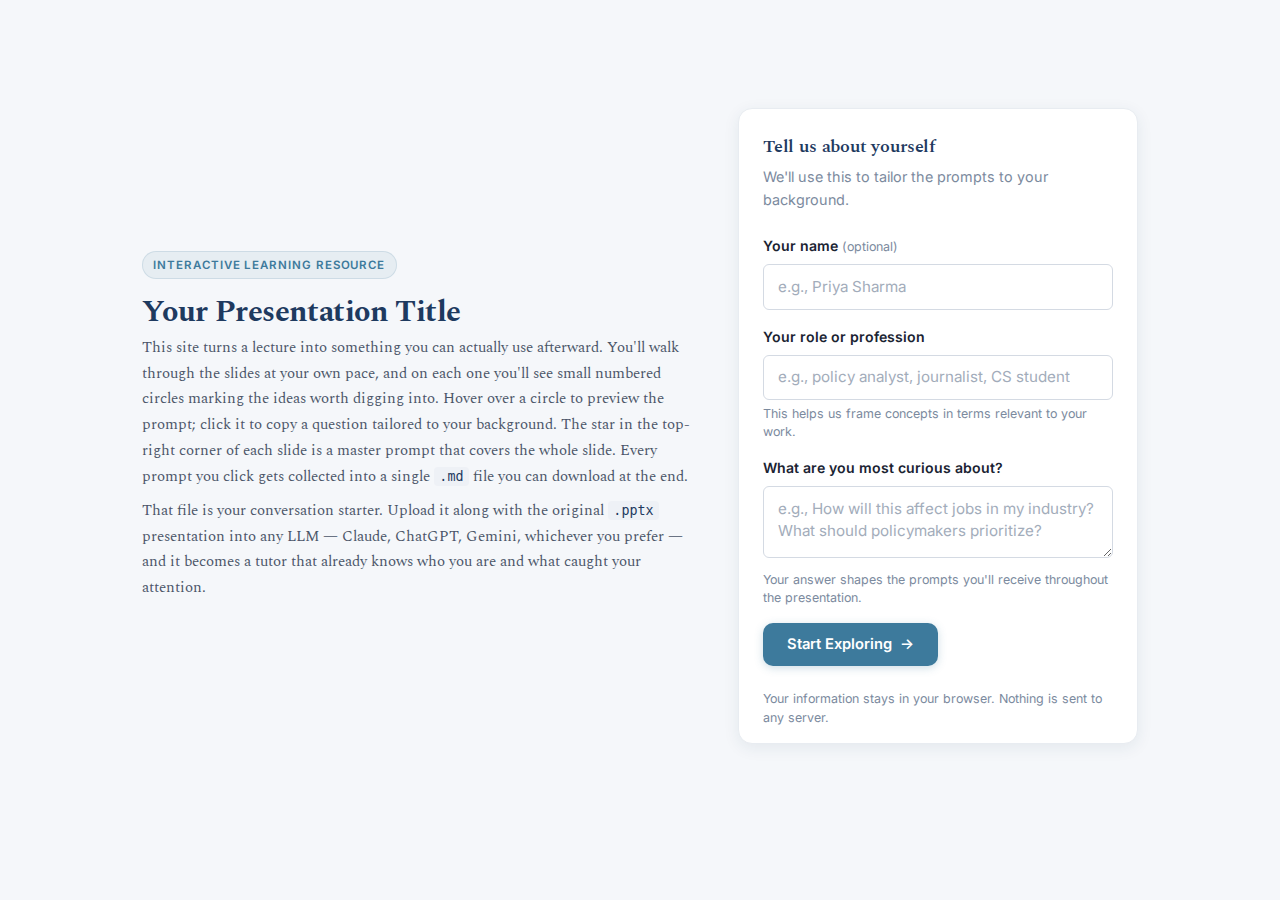
<file: site/index.html>
<!DOCTYPE html>
<html lang="en">
<head>
  <meta charset="UTF-8">
  <meta name="viewport" content="width=device-width, initial-scale=1.0">
  <title>Interactive Learning Resource</title>
  <link rel="stylesheet" href="css/style.css">
</head>
<body>

  <div class="intro-layout">

  <div class="intro-section">
    <span class="intro-badge">Interactive Learning Resource</span>
    <h1 id="intro-title">Presentation Companion</h1>
    <div id="intro-paragraphs">
      <p>
        This site turns a lecture into something you can actually use afterward. Walk through the
        slides at your own pace and collect personalized prompts to use with any LLM.
      </p>
    </div>
  </div>

  <div class="intake-container">
    <h2>Tell us about yourself</h2>
    <p class="subtitle">We'll use this to tailor the prompts to your background.</p>

    <form id="intake-form">
      <div class="form-group">
        <label for="name">Your name <span class="optional">(optional)</span></label>
        <input type="text" id="name" name="name" placeholder="e.g., Priya Sharma">
      </div>

      <div class="form-group">
        <label for="profession">Your role or profession</label>
        <input type="text" id="profession" name="profession" placeholder="e.g., policy analyst, journalist, CS student" required>
        <p class="hint">This helps us frame concepts in terms relevant to your work.</p>
      </div>

      <div class="form-group">
        <label for="curiosity">What are you most curious about?</label>
        <textarea id="curiosity" name="curiosity" placeholder="e.g., How will this affect jobs in my industry? What should policymakers prioritize?" required></textarea>
        <p class="hint">Your answer shapes the prompts you'll receive throughout the presentation.</p>
      </div>

      <button type="submit" class="btn btn-primary" id="start-btn">
        Start Exploring
        <span>&rarr;</span>
      </button>
    </form>

    <p class="intake-privacy">
      Your information stays in your browser. Nothing is sent to any server.
    </p>
  </div>

  </div><!-- .intro-layout -->

  <script src="js/shared.js"></script>
  <script>
    CompanionConfig.load().then(function (config) {
      // Populate title
      var titleEl = document.getElementById('intro-title');
      if (titleEl && config.title) titleEl.textContent = config.title;

      // Update page title
      document.title = config.title + ' \u2014 Interactive Learning Resource';

      // Populate intro paragraphs
      if (config.intro && config.intro.paragraphs) {
        var container = document.getElementById('intro-paragraphs');
        container.innerHTML = '';
        config.intro.paragraphs.forEach(function (html) {
          var p = document.createElement('p');
          p.innerHTML = html;
          container.appendChild(p);
        });

        // Add reading list link if configured
        if (config.links && config.links.readingList) {
          var p = document.createElement('p');
          p.innerHTML = 'There\'s also a <a href="' + config.links.readingList + '" target="_blank">companion reading list</a> with curated references and ready-to-use deep research prompts for every topic in the presentation.';
          container.appendChild(p);
        }
      }

      // Pre-fill from localStorage if returning
      var saved = localStorage.getItem(CompanionConfig.storageKey('intake'));
      if (saved) {
        var data = JSON.parse(saved);
        if (data.name) document.getElementById('name').value = data.name;
        if (data.profession) document.getElementById('profession').value = data.profession;
        if (data.curiosity) document.getElementById('curiosity').value = data.curiosity;
      }

      document.getElementById('intake-form').addEventListener('submit', function (e) {
        e.preventDefault();
        var formData = {
          name: document.getElementById('name').value.trim(),
          profession: document.getElementById('profession').value.trim(),
          curiosity: document.getElementById('curiosity').value.trim()
        };
        localStorage.setItem(CompanionConfig.storageKey('intake'), JSON.stringify(formData));
        window.location.href = 'slides.html';
      });
    });
  </script>
</body>
</html>
</file>
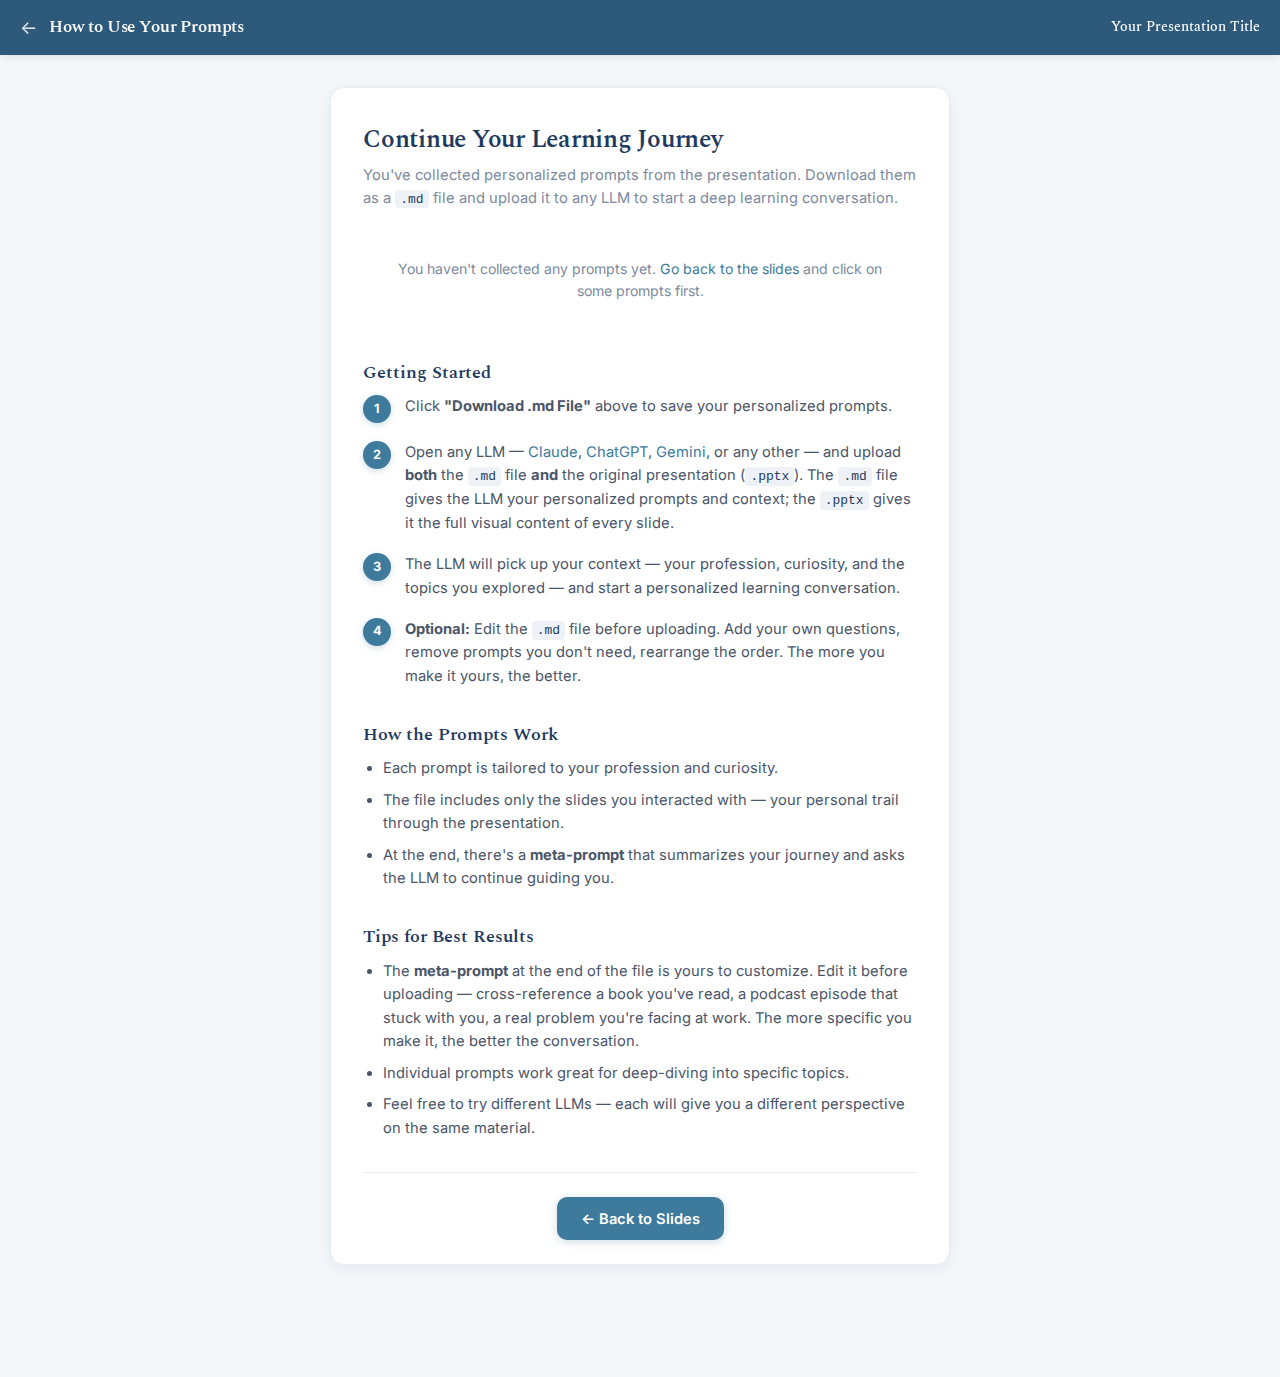
<file: site/help.html>
<!DOCTYPE html>
<html lang="en">
<head>
  <meta charset="UTF-8">
  <meta name="viewport" content="width=device-width, initial-scale=1.0">
  <title>How to Use Your Prompts</title>
  <link rel="stylesheet" href="css/style.css">
</head>
<body>
  <header class="header">
    <a href="slides.html" class="header-left" style="color: #fff; text-decoration: none;">
      <span style="font-size: 1.15rem; opacity: 0.85;">&larr;</span>
      <span class="header-title">How to Use Your Prompts</span>
    </a>
    <a href="index.html" class="header-title-link" id="help-header-title" style="font-family: var(--font-serif); font-size: 0.85rem; font-weight: 500;">Companion</a>
  </header>

  <div class="page-content">
    <div class="help-container">
      <h1>Continue Your Learning Journey</h1>
      <p class="help-subtitle">
        You've collected personalized prompts from the presentation. Download them as a <code>.md</code> file and upload it to any LLM to start a deep learning conversation.
      </p>

      <!-- Download + Preview buttons -->
      <div class="help-actions" id="help-actions">
        <button class="btn btn-primary" id="help-download-btn">Download .md File</button>
        <button class="btn btn-outline" id="help-preview-btn">Preview</button>
      </div>
      <p class="help-empty-note" id="help-empty-note" style="display:none;">
        You haven't collected any prompts yet. <a href="slides.html">Go back to the slides</a> and click on some prompts first.
      </p>

      <h2>Getting Started</h2>
      <ol class="help-steps">
        <li>
          <span class="step-number">1</span>
          <span>Click <strong>"Download .md File"</strong> above to save your personalized prompts.</span>
        </li>
        <li>
          <span class="step-number">2</span>
          <span>Open any LLM &mdash; <a href="https://claude.ai" target="_blank">Claude</a>, <a href="https://chatgpt.com" target="_blank">ChatGPT</a>, <a href="https://gemini.google.com" target="_blank">Gemini</a>, or any other &mdash; and upload <strong>both</strong> the <code>.md</code> file <strong>and</strong> the original presentation (<code>.pptx</code>). The <code>.md</code> file gives the LLM your personalized prompts and context; the <code>.pptx</code> gives it the full visual content of every slide.</span>
        </li>
        <li>
          <span class="step-number">3</span>
          <span>The LLM will pick up your context &mdash; your profession, curiosity, and the topics you explored &mdash; and start a personalized learning conversation.</span>
        </li>
        <li>
          <span class="step-number">4</span>
          <span><strong>Optional:</strong> Edit the <code>.md</code> file before uploading. Add your own questions, remove prompts you don't need, rearrange the order. The more you make it yours, the better.</span>
        </li>
      </ol>

      <h2>How the Prompts Work</h2>
      <ul>
        <li>Each prompt is tailored to your profession and curiosity.</li>
        <li>The file includes only the slides you interacted with &mdash; your personal trail through the presentation.</li>
        <li>At the end, there's a <strong>meta-prompt</strong> that summarizes your journey and asks the LLM to continue guiding you.</li>
      </ul>

      <h2>Tips for Best Results</h2>
      <ul>
        <li>The <strong>meta-prompt</strong> at the end of the file is yours to customize. Edit it before uploading &mdash; cross-reference a book you've read, a podcast episode that stuck with you, a real problem you're facing at work. The more specific you make it, the better the conversation.</li>
        <li>Individual prompts work great for deep-diving into specific topics.</li>
        <li>Feel free to try different LLMs &mdash; each will give you a different perspective on the same material.</li>
      </ul>

      <!-- Contact card — populated from config if present -->
      <div class="contact-card" id="contact-card" style="display:none;">
        <h2>Get in Touch</h2>
        <p id="contact-bio"></p>
        <p>Questions, feedback, or ideas? I'd love to hear from you: <a id="contact-email" href=""></a></p>
      </div>

      <!-- FAQ section — populated from config if present -->
      <div id="faq-section" style="display:none;">
        <h2>Frequently Asked Questions</h2>
        <div id="faq-list"></div>
      </div>

      <div class="help-back">
        <button class="btn btn-primary" onclick="window.location.href='slides.html'">
          &larr; Back to Slides
        </button>
      </div>
    </div>
  </div>

  <!-- Preview Modal -->
  <div class="preview-overlay" id="preview-overlay">
    <div class="preview-modal">
      <div class="preview-header">
        <h3>Prompt File Preview</h3>
        <button class="preview-close" id="preview-close">&times;</button>
      </div>
      <div class="preview-body" id="preview-body"></div>
    </div>
  </div>

  <script src="js/shared.js"></script>
  <script>
  (function () {
    'use strict';

    CompanionConfig.load().then(function (config) {
      // Populate header title
      var headerTitle = document.getElementById('help-header-title');
      if (headerTitle) headerTitle.textContent = config.title;

      // Read stored data
      var intakeRaw = localStorage.getItem(CompanionConfig.storageKey('intake'));
      var intake = intakeRaw ? JSON.parse(intakeRaw) : null;
      var collectedRaw = sessionStorage.getItem(CompanionConfig.storageKey('collected'));
      var collectedPrompts = collectedRaw ? JSON.parse(collectedRaw) : [];
      var customNotesRaw = sessionStorage.getItem(CompanionConfig.storageKey('custom-notes'));
      var customNotes = customNotesRaw ? JSON.parse(customNotesRaw) : {};
      var hasNotes = Object.keys(customNotes).length > 0;

      var downloadBtn = document.getElementById('help-download-btn');
      var previewBtn = document.getElementById('help-preview-btn');
      var actionsEl = document.getElementById('help-actions');
      var emptyNote = document.getElementById('help-empty-note');
      var overlay = document.getElementById('preview-overlay');
      var closeBtn = document.getElementById('preview-close');
      var previewBody = document.getElementById('preview-body');

      // Show empty state if no prompts and no notes
      if (collectedPrompts.length === 0 && !hasNotes) {
        actionsEl.style.display = 'none';
        emptyNote.style.display = 'block';
      }

      // Download
      downloadBtn.addEventListener('click', function () {
        CompanionConfig.triggerDownload(config, intake, collectedPrompts, customNotes);
      });

      // Preview
      previewBtn.addEventListener('click', function () {
        previewBody.textContent = CompanionConfig.generateMd(config, intake, collectedPrompts, customNotes);
        overlay.classList.add('open');
      });

      closeBtn.addEventListener('click', function () {
        overlay.classList.remove('open');
      });

      overlay.addEventListener('click', function (e) {
        if (e.target === overlay) overlay.classList.remove('open');
      });

      document.addEventListener('keydown', function (e) {
        if (e.key === 'Escape') overlay.classList.remove('open');
      });

      // ── Populate contact card from config ──
      if (config.contact && config.contact.email) {
        var contactCard = document.getElementById('contact-card');
        var contactBio = document.getElementById('contact-bio');
        var contactEmail = document.getElementById('contact-email');
        contactCard.style.display = '';
        contactBio.textContent = config.contact.bio || '';
        contactEmail.href = 'mailto:' + config.contact.email;
        contactEmail.textContent = config.contact.email;
      }

      // ── Populate FAQ from config ──
      if (config.faq && config.faq.length > 0) {
        var faqSection = document.getElementById('faq-section');
        var faqList = document.getElementById('faq-list');
        faqSection.style.display = '';
        config.faq.forEach(function (item) {
          var faqItem = document.createElement('div');
          faqItem.className = 'faq-item';
          var h3 = document.createElement('h3');
          h3.textContent = item.question;
          var p = document.createElement('p');
          p.innerHTML = item.answer;
          faqItem.appendChild(h3);
          faqItem.appendChild(p);
          faqList.appendChild(faqItem);
        });
      }
    });
  })();
  </script>
</body>
</html>
</file>
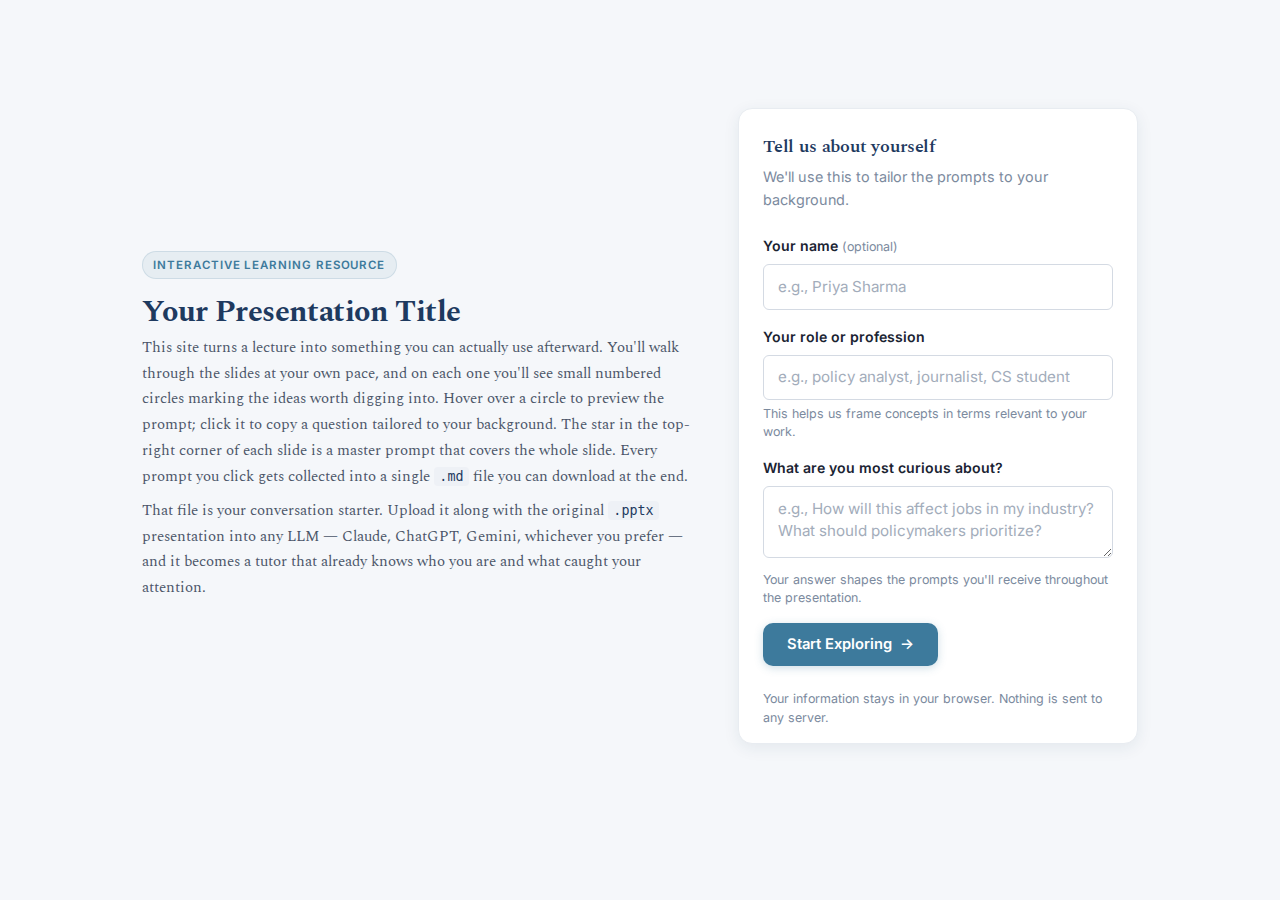
<file: site/slides.html>
<!DOCTYPE html>
<html lang="en">
<head>
  <meta charset="UTF-8">
  <meta name="viewport" content="width=device-width, initial-scale=1.0">
  <title>Slides</title>
  <link rel="stylesheet" href="css/style.css">
</head>
<body>
  <!-- Navigation Overlay -->
  <div class="nav-overlay" id="nav-overlay"></div>

  <!-- Navigation Drawer -->
  <nav class="nav-drawer" id="nav-drawer">
    <div class="nav-header"><a href="index.html" style="color: inherit; text-decoration: none;">Companion</a></div>
    <ul class="nav-list" id="nav-list">
      <!-- Populated by JS -->
    </ul>
  </nav>

  <!-- Header -->
  <header class="header">
    <div class="header-left">
      <button class="hamburger" id="hamburger-btn" aria-label="Open navigation">&#9776;</button>
      <a href="index.html" class="header-title-link"><span class="header-title">Companion</span></a>
    </div>
    <span class="header-progress" id="header-progress">Slide 1/20</span>
  </header>

  <!-- Main Content -->
  <div class="main page-content">
    <!-- Slide Image with Hotspots -->
    <div class="slide-container" id="slide-container">
      <div class="slide-image-wrapper" id="slide-image-wrapper">
        <img id="slide-image" src="" alt="Slide" draggable="false">
        <!-- Hotspot circles are injected here by JS -->
      </div>

      <!-- Slide Navigation -->
      <div class="slide-nav">
        <button class="btn btn-outline" id="prev-btn">&larr; Prev</button>
        <button class="btn btn-outline" id="next-btn">Next &rarr;</button>
      </div>

      <!-- Mobile Prompt List -->
      <div class="mobile-prompts" id="mobile-prompts">
        <h3>Tap a prompt to copy</h3>
        <!-- Populated by JS -->
      </div>
    </div>

    <!-- Custom Prompt Panel (desktop: side column, mobile: below prompts) -->
    <div class="custom-prompt-panel" id="custom-prompt-panel">
      <h3 class="custom-prompt-heading">Your Notes</h3>
      <textarea
        class="custom-prompt-textarea"
        id="custom-notes-textarea"
        placeholder="Have additional thoughts about this slide? Type them here — they'll be included in your .md file."
      ></textarea>
    </div>
  </div>

  <!-- Footer Bar -->
  <div class="footer-bar">
    <span class="prompt-count">
      Prompts collected: <strong id="prompt-count">0</strong>
    </span>
    <button class="btn btn-primary" id="download-btn" style="font-size:0.85rem; padding:0.45rem 1rem;">
      Download Prompts
    </button>
  </div>

  <!-- Toast -->
  <div class="toast" id="toast"></div>

  <script src="js/shared.js"></script>
  <script src="js/app.js"></script>
</body>
</html>
</file>
<file: site/css/style.css>
/* Presentation Companion — Interactive Learning Resource */
/* Editorial aesthetic: Spectral + Inter, blue-gray-teal palette */

@import url('https://fonts.googleapis.com/css2?family=Inter:wght@400;500;600;700&family=Spectral:ital,wght@0,400;0,500;0,600;0,700;1,400&display=swap');

/* ── Design Tokens ── */
:root {
  /* Palette */
  --navy: #1e3a5f;
  --teal: #3d7a9c;
  --teal-light: #5299b8;
  --teal-subtle: rgba(61, 122, 156, 0.08);
  --teal-glow: rgba(61, 122, 156, 0.15);

  --bg: #f5f7fa;
  --bg-warm: #eef1f6;
  --card: #ffffff;
  --text: #1a2332;
  --text-secondary: #4a5568;
  --text-muted: #7b8a9e;
  --border: #d4dae3;
  --border-light: #e8ecf1;
  --shadow-sm: 0 1px 3px rgba(30, 58, 95, 0.06);
  --shadow-md: 0 4px 16px rgba(30, 58, 95, 0.08);
  --shadow-lg: 0 8px 30px rgba(30, 58, 95, 0.10);

  /* Typography */
  --font-serif: 'Spectral', Georgia, 'Times New Roman', serif;
  --font-sans: 'Inter', -apple-system, BlinkMacSystemFont, 'Segoe UI', system-ui, sans-serif;

  /* Spacing scale */
  --space-xs: 0.25rem;
  --space-sm: 0.5rem;
  --space-md: 1rem;
  --space-lg: 1.5rem;
  --space-xl: 2rem;
  --space-2xl: 3rem;
  --space-3xl: 4rem;

  /* Radii */
  --radius-sm: 6px;
  --radius-md: 10px;
  --radius-lg: 14px;
}

/* ── Reset & Base ── */
*, *::before, *::after {
  margin: 0;
  padding: 0;
  box-sizing: border-box;
}

html {
  font-size: 16px;
  -webkit-font-smoothing: antialiased;
  -moz-osx-font-smoothing: grayscale;
}

body {
  font-family: var(--font-sans);
  background: var(--bg);
  color: var(--text);
  line-height: 1.6;
  min-height: 100vh;
}

a {
  color: var(--teal);
  text-decoration: none;
  transition: color 0.15s ease;
}

a:hover {
  color: var(--teal-light);
}

code {
  font-size: 0.88em;
  background: var(--bg-warm);
  padding: 0.15em 0.4em;
  border-radius: 4px;
  font-family: 'SF Mono', 'Fira Code', 'Consolas', monospace;
  color: var(--navy);
}

/* ── Header ── */
.header {
  background: #2d5a7a;
  color: #fff;
  padding: 0.8rem 1.25rem;
  display: flex;
  align-items: center;
  justify-content: space-between;
  position: sticky;
  top: 0;
  z-index: 100;
  box-shadow: 0 2px 8px rgba(30, 58, 95, 0.12);
}

.header-left {
  display: flex;
  align-items: center;
  gap: 0.75rem;
}

.hamburger {
  background: none;
  border: none;
  color: rgba(255, 255, 255, 0.85);
  font-size: 1.35rem;
  cursor: pointer;
  padding: 0.3rem;
  line-height: 1;
  border-radius: var(--radius-sm);
  transition: color 0.15s, background 0.15s;
}

.hamburger:hover {
  color: #fff;
  background: rgba(255, 255, 255, 0.1);
}

.header-title {
  font-family: var(--font-serif);
  font-size: 1.05rem;
  font-weight: 600;
  letter-spacing: -0.01em;
}

.header-title-link {
  color: inherit;
  text-decoration: none;
}

.header-title-link:hover {
  color: inherit;
  opacity: 0.85;
}

.header-progress {
  font-size: 0.82rem;
  opacity: 0.7;
  font-weight: 500;
}

/* ── Navigation Drawer ── */
.nav-overlay {
  position: fixed;
  inset: 0;
  background: rgba(26, 35, 50, 0.4);
  backdrop-filter: blur(2px);
  z-index: 200;
  opacity: 0;
  pointer-events: none;
  transition: opacity 0.25s ease;
}

.nav-overlay.open {
  opacity: 1;
  pointer-events: auto;
}

.nav-drawer {
  position: fixed;
  top: 0;
  left: -320px;
  width: 300px;
  height: 100%;
  background: var(--card);
  z-index: 201;
  transition: left 0.3s cubic-bezier(0.4, 0, 0.2, 1);
  overflow-y: auto;
  box-shadow: 4px 0 24px rgba(30, 58, 95, 0.12);
  border-right: 1px solid var(--border-light);
}

.nav-drawer.open {
  left: 0;
}

.nav-header {
  background: #2d5a7a;
  color: #fff;
  padding: 1.5rem 1.25rem;
  font-family: var(--font-serif);
  font-weight: 600;
  font-size: 1.1rem;
  letter-spacing: -0.01em;
}

.nav-list {
  list-style: none;
  padding: var(--space-sm) 0;
}

.nav-list li a {
  display: block;
  padding: 0.55rem 1.25rem;
  color: var(--text-secondary);
  text-decoration: none;
  font-size: 0.88rem;
  border-left: 3px solid transparent;
  transition: all 0.15s ease;
  line-height: 1.4;
}

.nav-list li a:hover,
.nav-list li a.active {
  background: var(--teal-subtle);
  border-left-color: var(--teal);
  color: var(--teal);
}

.nav-list li a.section-divider {
  font-weight: 700;
  font-size: 0.7rem;
  text-transform: uppercase;
  letter-spacing: 0.08em;
  color: var(--text-muted);
  padding-top: 1.25rem;
  padding-bottom: 0.35rem;
  pointer-events: none;
}

/* ── Buttons ── */
.btn {
  display: inline-flex;
  align-items: center;
  justify-content: center;
  gap: var(--space-sm);
  padding: 0.7rem 1.5rem;
  border: none;
  border-radius: var(--radius-md);
  font-size: 0.92rem;
  font-weight: 600;
  font-family: var(--font-sans);
  cursor: pointer;
  transition: all 0.2s ease;
  text-decoration: none;
  line-height: 1.4;
}

.btn-primary {
  background: var(--teal);
  color: #fff;
  box-shadow: 0 2px 8px rgba(61, 122, 156, 0.25);
}

.btn-primary:hover {
  background: var(--teal-light);
  box-shadow: 0 4px 12px rgba(61, 122, 156, 0.3);
  transform: translateY(-1px);
}

.btn-primary:active {
  transform: translateY(0);
  box-shadow: 0 1px 4px rgba(61, 122, 156, 0.2);
}

.btn-primary:disabled {
  opacity: 0.5;
  cursor: not-allowed;
  transform: none;
  box-shadow: none;
}

.btn-secondary {
  background: var(--navy);
  color: #fff;
  box-shadow: var(--shadow-sm);
}

.btn-secondary:hover {
  background: #254a75;
}

.btn-outline {
  background: transparent;
  border: 2px solid var(--teal);
  color: var(--teal);
}

.btn-outline:hover {
  background: var(--teal);
  color: #fff;
  box-shadow: 0 2px 8px rgba(61, 122, 156, 0.2);
}

.btn-outline:disabled {
  opacity: 0.3;
  cursor: not-allowed;
  background: transparent;
  color: var(--teal);
  box-shadow: none;
}

/* ── Main Content ── */
.main {
  max-width: 960px;
  margin: 0 auto;
  padding: var(--space-md);
}

/* Desktop: two-column layout for slides + notes panel */
@media (min-width: 961px) {
  .main.page-content {
    max-width: 1280px;
    display: flex;
    align-items: flex-start;
    gap: var(--space-lg);
  }

  .main.page-content .slide-container {
    flex: 0 0 65%;
    max-width: 65%;
  }

  .main.page-content .custom-prompt-panel {
    flex: 0 0 calc(35% - var(--space-lg));
    position: sticky;
    top: 70px; /* header height + gap */
    align-self: flex-start;
    margin-top: 0;
    padding-left: var(--space-md);
    border-left: 1px solid var(--border-light);
  }

  .main.page-content .custom-prompt-textarea {
    min-height: 200px;
  }
}

/* ══════════════════════════════════════════
   INDEX PAGE — Intro + Intake Form
   ══════════════════════════════════════════ */

/* Layout wrapper — stacks on mobile, side-by-side on desktop */
.intro-layout {
  max-width: 580px;
  margin: 0 auto;
  padding: var(--space-3xl) var(--space-xl) var(--space-2xl);
}

.intro-section {
  margin-bottom: var(--space-xl);
}

.intro-section h1 {
  font-family: var(--font-serif);
  font-size: 2rem;
  font-weight: 700;
  color: var(--navy);
  margin-bottom: var(--space-xs);
  letter-spacing: -0.02em;
  line-height: 1.2;
}

.intro-section .intro-badge {
  display: inline-block;
  font-family: var(--font-sans);
  font-size: 0.72rem;
  font-weight: 600;
  text-transform: uppercase;
  letter-spacing: 0.08em;
  color: var(--teal);
  background: var(--teal-subtle);
  border: 1px solid rgba(61, 122, 156, 0.15);
  padding: 0.25rem 0.65rem;
  border-radius: 20px;
  margin-bottom: var(--space-lg);
}

.intro-section p {
  font-family: var(--font-serif);
  font-size: 1.08rem;
  line-height: 1.75;
  color: var(--text-secondary);
  margin-bottom: var(--space-md);
}

.intro-section p:last-of-type {
  margin-bottom: 0;
}

/* Intake Card */
.intake-container {
  padding: var(--space-xl) var(--space-xl) var(--space-lg);
  background: var(--card);
  border-radius: var(--radius-lg);
  border: 1px solid var(--border-light);
  box-shadow: var(--shadow-md);
}

.intake-container h2 {
  font-family: var(--font-serif);
  font-size: 1.3rem;
  font-weight: 600;
  color: var(--navy);
  margin-bottom: 0.2rem;
  letter-spacing: -0.01em;
}

.intake-container .subtitle {
  color: var(--text-muted);
  margin-bottom: var(--space-lg);
  font-size: 0.9rem;
}

/* Form */
.form-group {
  margin-bottom: var(--space-lg);
}

.form-group label {
  display: block;
  font-weight: 600;
  font-size: 0.88rem;
  margin-bottom: 0.4rem;
  color: var(--text);
}

.form-group label .optional {
  font-weight: 400;
  color: var(--text-muted);
  font-size: 0.78rem;
}

.form-group input,
.form-group textarea {
  width: 100%;
  padding: 0.65rem 0.85rem;
  border: 1.5px solid var(--border);
  border-radius: var(--radius-sm);
  font-size: 0.95rem;
  font-family: var(--font-sans);
  color: var(--text);
  background: var(--card);
  transition: border-color 0.2s, box-shadow 0.2s;
  line-height: 1.5;
}

.form-group input::placeholder,
.form-group textarea::placeholder {
  color: var(--text-muted);
  opacity: 0.7;
}

.form-group input:focus,
.form-group textarea:focus {
  outline: none;
  border-color: var(--teal);
  box-shadow: 0 0 0 3px var(--teal-glow);
}

.form-group textarea {
  resize: vertical;
  min-height: 88px;
}

.form-group .hint {
  font-size: 0.78rem;
  color: var(--text-muted);
  margin-top: 0.3rem;
  line-height: 1.45;
}

.intake-privacy {
  margin-top: var(--space-lg);
  font-size: 0.78rem;
  color: var(--text-muted);
  line-height: 1.5;
}

/* ══════════════════════════════════════════
   SLIDES PAGE
   ══════════════════════════════════════════ */

.slide-container {
  position: relative;
  width: 100%;
  max-width: 960px;
  margin: 0 auto;
}

.slide-image-wrapper {
  position: relative;
  width: 100%;
  background: var(--navy);
  border-radius: var(--radius-md);
  overflow: hidden;
  box-shadow: var(--shadow-lg);
  border: 1px solid var(--border-light);
}

.slide-image-wrapper img {
  width: 100%;
  height: auto;
  display: block;
}

/* Hotspot Circles */
.hotspot-circle {
  position: absolute;
  width: 30px;
  height: 30px;
  border-radius: 50%;
  background: rgba(255, 255, 255, 0.45);
  border: 2px solid rgba(30, 58, 95, 0.25);
  color: rgba(30, 58, 95, 0.35);
  font-size: 0.78rem;
  font-weight: 700;
  font-family: var(--font-sans);
  display: flex;
  align-items: center;
  justify-content: center;
  cursor: pointer;
  transform: translate(-50%, -50%);
  box-shadow: 0 1px 4px rgba(30, 58, 95, 0.08);
  transition: all 0.25s cubic-bezier(0.4, 0, 0.2, 1);
  z-index: 10;
  user-select: none;
}

/* Invisible hover bridge — extends hit area so cursor can reach the tooltip */
.hotspot-circle::after {
  content: '';
  position: absolute;
  inset: -14px;
}

.hotspot-circle:hover {
  background: var(--teal);
  border-color: var(--teal);
  color: #fff;
  box-shadow: 0 3px 14px rgba(61, 122, 156, 0.4), 0 0 0 3px rgba(255, 255, 255, 0.8);
  transform: translate(-50%, -50%) scale(1.12);
}

/* Hotspot — Master circle variant */
.hotspot-circle.hotspot-master {
  width: 34px;
  height: 34px;
  background: rgba(30, 58, 95, 0.3);
  border-color: rgba(255, 255, 255, 0.35);
  color: rgba(255, 255, 255, 0.5);
  font-size: 0.85rem;
  border-width: 2px;
}

.hotspot-circle.hotspot-master:hover {
  background: var(--teal);
  border-color: rgba(255, 255, 255, 0.9);
  color: #fff;
}

/* ── Hotspot Tooltip (frosted glass) ── */
.hotspot-tooltip {
  position: absolute;
  background: rgba(26, 40, 58, 0.82);
  backdrop-filter: blur(14px);
  -webkit-backdrop-filter: blur(14px);
  color: rgba(255, 255, 255, 0.88);
  padding: 0.75rem 1rem;
  border-radius: var(--radius-md);
  font-size: 0.72rem;
  font-weight: 400;
  line-height: 1.6;
  opacity: 0;
  pointer-events: none;
  transition: opacity 0.2s ease;
  width: auto;
  min-width: 200px;
  max-width: min(420px, 80vw);
  max-height: 70vh;
  overflow-y: auto;
  white-space: normal;
  text-align: left;
  z-index: 20;
  box-shadow: 0 8px 32px rgba(20, 30, 50, 0.3);
  border: 1px solid rgba(255, 255, 255, 0.08);
}

/* Tooltip arrow — shared base */
.hotspot-tooltip::before {
  content: '';
  position: absolute;
  border: 7px solid transparent;
}

/* Default: tooltip below the circle */
.hotspot-tooltip.tooltip-below {
  top: calc(100% + 12px);
  left: 50%;
  transform: translateX(-50%);
}

.hotspot-tooltip.tooltip-below::before {
  bottom: 100%;
  left: 50%;
  transform: translateX(-50%);
  border-bottom-color: rgba(26, 40, 58, 0.82);
}

/* Above the circle */
.hotspot-tooltip.tooltip-above {
  bottom: calc(100% + 12px);
  left: 50%;
  transform: translateX(-50%);
}

.hotspot-tooltip.tooltip-above::before {
  top: 100%;
  left: 50%;
  transform: translateX(-50%);
  border-top-color: rgba(26, 40, 58, 0.82);
}

/* Shift right (circle near left edge) */
.hotspot-tooltip.tooltip-shift-right {
  left: -10px;
  transform: translateX(0);
}

.hotspot-tooltip.tooltip-shift-right::before {
  left: 22px;
  transform: none;
}

/* Shift left (circle near right edge) */
.hotspot-tooltip.tooltip-shift-left {
  left: auto;
  right: -10px;
  transform: translateX(0);
}

.hotspot-tooltip.tooltip-shift-left::before {
  left: auto;
  right: 22px;
  transform: none;
}

/* Tooltip scrollbar styling */
.hotspot-tooltip::-webkit-scrollbar {
  width: 4px;
}

.hotspot-tooltip::-webkit-scrollbar-track {
  background: transparent;
}

.hotspot-tooltip::-webkit-scrollbar-thumb {
  background: rgba(255, 255, 255, 0.2);
  border-radius: 2px;
}

.hotspot-circle:hover .hotspot-tooltip,
.hotspot-tooltip:hover {
  opacity: 1;
  pointer-events: auto;
}

/* Slide Navigation */
.slide-nav {
  display: flex;
  justify-content: space-between;
  align-items: center;
  margin-top: var(--space-md);
  gap: var(--space-md);
}

.slide-nav .btn {
  min-width: 100px;
}

/* Mobile Prompt List */
.mobile-prompts {
  display: none;
  margin-top: var(--space-md);
  background: var(--card);
  border-radius: var(--radius-md);
  overflow: hidden;
  border: 1px solid var(--border-light);
  box-shadow: var(--shadow-sm);
}

.mobile-prompts h3 {
  padding: 0.7rem 1rem;
  font-size: 0.72rem;
  font-weight: 600;
  text-transform: uppercase;
  letter-spacing: 0.06em;
  color: var(--text-muted);
  border-bottom: 1px solid var(--border-light);
  background: var(--bg-warm);
}

.mobile-prompt-item {
  padding: 0.75rem 1rem;
  border-bottom: 1px solid var(--border-light);
  cursor: pointer;
  font-size: 0.88rem;
  color: var(--text-secondary);
  transition: all 0.15s ease;
  display: flex;
  align-items: center;
  gap: 0.65rem;
}

.mobile-prompt-item:last-child {
  border-bottom: none;
}

.mobile-prompt-item:hover {
  background: var(--teal-subtle);
  color: var(--text);
}

.mobile-prompt-item:active {
  background: var(--teal-glow);
}

.mobile-prompt-number {
  display: inline-flex;
  align-items: center;
  justify-content: center;
  width: 26px;
  height: 26px;
  min-width: 26px;
  border-radius: 50%;
  background: var(--card);
  border: 2px solid var(--navy);
  color: var(--navy);
  font-size: 0.72rem;
  font-weight: 700;
  flex-shrink: 0;
}

@media (max-width: 640px) {
  .mobile-prompts {
    display: block;
  }
}

/* ── Custom Prompt Panel ── */
.custom-prompt-panel {
  margin-top: var(--space-md);
}

.custom-prompt-heading {
  font-size: 0.72rem;
  font-weight: 600;
  text-transform: uppercase;
  letter-spacing: 0.06em;
  color: var(--text-muted);
  margin-bottom: var(--space-sm);
}

.custom-prompt-textarea {
  width: 100%;
  min-height: 120px;
  padding: 0.65rem 0.85rem;
  border: 1.5px solid var(--border);
  border-radius: var(--radius-sm);
  font-size: 0.92rem;
  font-family: var(--font-sans);
  color: var(--text);
  background: var(--card);
  transition: border-color 0.2s, box-shadow 0.2s;
  line-height: 1.6;
  resize: vertical;
}

.custom-prompt-textarea::placeholder {
  color: var(--text-muted);
  opacity: 0.7;
}

.custom-prompt-textarea:focus {
  outline: none;
  border-color: var(--teal);
  box-shadow: 0 0 0 3px var(--teal-glow);
}

/* ── Footer Bar ── */
.footer-bar {
  position: fixed;
  bottom: 0;
  left: 0;
  right: 0;
  background: var(--card);
  border-top: 1px solid var(--border);
  padding: 0.6rem 1.25rem;
  display: flex;
  justify-content: space-between;
  align-items: center;
  z-index: 50;
  box-shadow: 0 -2px 8px rgba(30, 58, 95, 0.05);
}

.footer-bar .prompt-count {
  font-size: 0.88rem;
  color: var(--text-muted);
}

.footer-bar .prompt-count strong {
  color: var(--teal);
  font-weight: 700;
}

/* ── Toast ── */
.toast {
  position: fixed;
  bottom: 4.5rem;
  left: 50%;
  transform: translateX(-50%) translateY(20px);
  background: var(--navy);
  color: #fff;
  padding: 0.7rem 1.35rem;
  border-radius: var(--radius-md);
  font-size: 0.88rem;
  font-weight: 500;
  opacity: 0;
  pointer-events: none;
  transition: all 0.3s cubic-bezier(0.4, 0, 0.2, 1);
  z-index: 300;
  white-space: nowrap;
  box-shadow: 0 6px 20px rgba(30, 58, 95, 0.25);
}

.toast.visible {
  opacity: 1;
  transform: translateX(-50%) translateY(0);
}

/* ══════════════════════════════════════════
   HELP PAGE
   ══════════════════════════════════════════ */

.help-container {
  max-width: 620px;
  margin: var(--space-xl) auto var(--space-2xl);
  padding: var(--space-xl) var(--space-xl) var(--space-lg);
  background: var(--card);
  border-radius: var(--radius-lg);
  border: 1px solid var(--border-light);
  box-shadow: var(--shadow-md);
}

.help-container h1 {
  font-family: var(--font-serif);
  font-size: 1.55rem;
  font-weight: 600;
  color: var(--navy);
  margin-bottom: var(--space-xs);
  letter-spacing: -0.01em;
}

.help-container .help-subtitle {
  color: var(--text-muted);
  margin-bottom: var(--space-lg);
  font-size: 0.92rem;
  line-height: 1.55;
}

.help-container h2 {
  font-family: var(--font-serif);
  font-size: 1.12rem;
  font-weight: 600;
  color: var(--navy);
  margin-top: var(--space-xl);
  margin-bottom: var(--space-sm);
}

.help-container ul {
  padding-left: 1.25rem;
  margin-bottom: var(--space-md);
}

.help-container li {
  margin-bottom: var(--space-sm);
  font-size: 0.92rem;
  color: var(--text-secondary);
  line-height: 1.6;
}

.help-container .step-number {
  display: inline-flex;
  align-items: center;
  justify-content: center;
  width: 28px;
  height: 28px;
  min-width: 28px;
  border-radius: 50%;
  background: var(--teal);
  color: #fff;
  font-size: 0.8rem;
  font-weight: 700;
  flex-shrink: 0;
  box-shadow: 0 2px 6px rgba(61, 122, 156, 0.25);
}

.help-steps {
  list-style: none;
  padding: 0;
}

.help-steps li {
  display: flex;
  align-items: flex-start;
  gap: 0.85rem;
  margin-bottom: 1.1rem;
  font-size: 0.92rem;
  color: var(--text-secondary);
  line-height: 1.6;
}

.help-container .help-back {
  margin-top: var(--space-xl);
  padding-top: var(--space-lg);
  border-top: 1px solid var(--border-light);
  text-align: center;
}

/* ── Contact Card ── */
.contact-card {
  margin-top: var(--space-xl);
  padding: var(--space-lg);
  background: var(--bg-warm);
  border-radius: var(--radius-md);
  border: 1px solid var(--border-light);
}

.contact-card h2 {
  margin-top: 0;
}

.contact-card p {
  font-size: 0.92rem;
  color: var(--text-secondary);
  line-height: 1.65;
  margin-bottom: var(--space-sm);
}

.contact-card p:last-child {
  margin-bottom: 0;
}

/* ── FAQ ── */
.faq-item {
  margin-bottom: var(--space-lg);
}

.faq-item h3 {
  font-family: var(--font-serif);
  font-size: 1rem;
  font-weight: 600;
  color: var(--navy);
  margin-bottom: var(--space-xs);
}

.faq-item p {
  font-size: 0.92rem;
  color: var(--text-secondary);
  line-height: 1.65;
}

/* ── Preview Modal ── */
.preview-overlay {
  position: fixed;
  inset: 0;
  background: rgba(26, 35, 50, 0.6);
  backdrop-filter: blur(3px);
  z-index: 500;
  display: none;
  align-items: center;
  justify-content: center;
}

.preview-overlay.open {
  display: flex;
}

.preview-modal {
  background: var(--card);
  border-radius: var(--radius-lg);
  width: 90vw;
  max-width: 680px;
  max-height: 85vh;
  display: flex;
  flex-direction: column;
  box-shadow: 0 16px 48px rgba(30, 58, 95, 0.2);
  border: 1px solid var(--border-light);
}

.preview-header {
  display: flex;
  align-items: center;
  justify-content: space-between;
  padding: 0.75rem 1.25rem;
  border-bottom: 1px solid var(--border-light);
  flex-shrink: 0;
}

.preview-header h3 {
  font-family: var(--font-serif);
  font-size: 1rem;
  font-weight: 600;
  color: var(--navy);
}

.preview-close {
  background: none;
  border: none;
  font-size: 1.4rem;
  color: var(--text-muted);
  cursor: pointer;
  padding: 0.2rem 0.4rem;
  border-radius: var(--radius-sm);
  line-height: 1;
  transition: color 0.15s, background 0.15s;
}

.preview-close:hover {
  color: var(--text);
  background: var(--bg-warm);
}

.preview-body {
  overflow-y: auto;
  padding: 1.25rem;
  font-family: var(--font-sans);
  font-size: 0.85rem;
  line-height: 1.7;
  color: var(--text-secondary);
  white-space: pre-wrap;
  word-wrap: break-word;
}

.preview-body::-webkit-scrollbar {
  width: 5px;
}

.preview-body::-webkit-scrollbar-track {
  background: transparent;
}

.preview-body::-webkit-scrollbar-thumb {
  background: var(--border);
  border-radius: 3px;
}

/* Help page action buttons */
.help-actions {
  display: flex;
  gap: var(--space-sm);
  margin-top: var(--space-lg);
  margin-bottom: var(--space-lg);
}

.help-actions .btn {
  flex: 1;
}

.help-empty-note {
  text-align: center;
  padding: var(--space-lg);
  color: var(--text-muted);
  font-size: 0.88rem;
}

/* ── Spacing for fixed footer ── */
.page-content {
  padding-bottom: var(--space-3xl);
}

/* ══════════════════════════════════════════
   RESPONSIVE
   ══════════════════════════════════════════ */

@media (max-width: 640px) {
  .header {
    padding: 0.7rem 1rem;
  }

  .header-title {
    font-size: 0.92rem;
  }

  .intro-layout {
    padding: var(--space-xl) var(--space-md) var(--space-lg);
  }

  .intro-section h1 {
    font-size: 1.55rem;
  }

  .intro-section p {
    font-size: 1rem;
  }

  .intake-container {
    padding: var(--space-lg) var(--space-md) var(--space-md);
  }

  .help-container {
    margin: var(--space-md);
    padding: var(--space-lg) var(--space-md) var(--space-md);
  }

  .slide-nav .btn {
    min-width: 80px;
    font-size: 0.85rem;
    padding: 0.55rem 0.85rem;
  }

  .hotspot-circle {
    width: 26px;
    height: 26px;
    font-size: 0.7rem;
  }

  .hotspot-circle.hotspot-master {
    width: 30px;
    height: 30px;
  }

  .hotspot-tooltip {
    min-width: 160px;
    max-width: min(300px, 80vw);
    max-height: 60vh;
    font-size: 0.68rem;
    padding: 0.6rem 0.8rem;
  }

  .footer-bar {
    padding: 0.55rem 1rem;
  }
}

/* Tablet — tighter single column, reduced spacing to minimize scroll */
@media (min-width: 641px) and (max-width: 960px) {
  .intro-layout {
    padding: var(--space-xl) var(--space-lg) var(--space-lg);
  }

  .intro-section {
    margin-bottom: var(--space-md);
  }

  .intro-section p {
    font-size: 0.98rem;
    line-height: 1.65;
    margin-bottom: var(--space-sm);
  }

  .form-group {
    margin-bottom: var(--space-md);
  }
}

/* Desktop — side-by-side layout, fits in one viewport */
@media (min-width: 961px) {
  .intro-layout {
    max-width: 1060px;
    display: flex;
    align-items: flex-start;
    gap: var(--space-2xl);
    padding: var(--space-2xl) var(--space-xl);
    min-height: calc(100vh - 48px); /* below header if present */
    align-items: center;
  }

  .intro-section {
    flex: 1;
    margin-bottom: 0;
  }

  .intro-section .intro-badge {
    margin-bottom: var(--space-md);
  }

  .intro-section h1 {
    font-size: 1.85rem;
  }

  .intro-section p {
    font-size: 0.95rem;
    line-height: 1.7;
    margin-bottom: var(--space-sm);
  }

  .intake-container {
    flex: 0 0 400px;
    padding: var(--space-lg) var(--space-lg) var(--space-md);
  }

  .intake-container h2 {
    font-size: 1.15rem;
  }

  .form-group {
    margin-bottom: var(--space-md);
  }

  .form-group textarea {
    min-height: 72px;
  }
}
</file>
